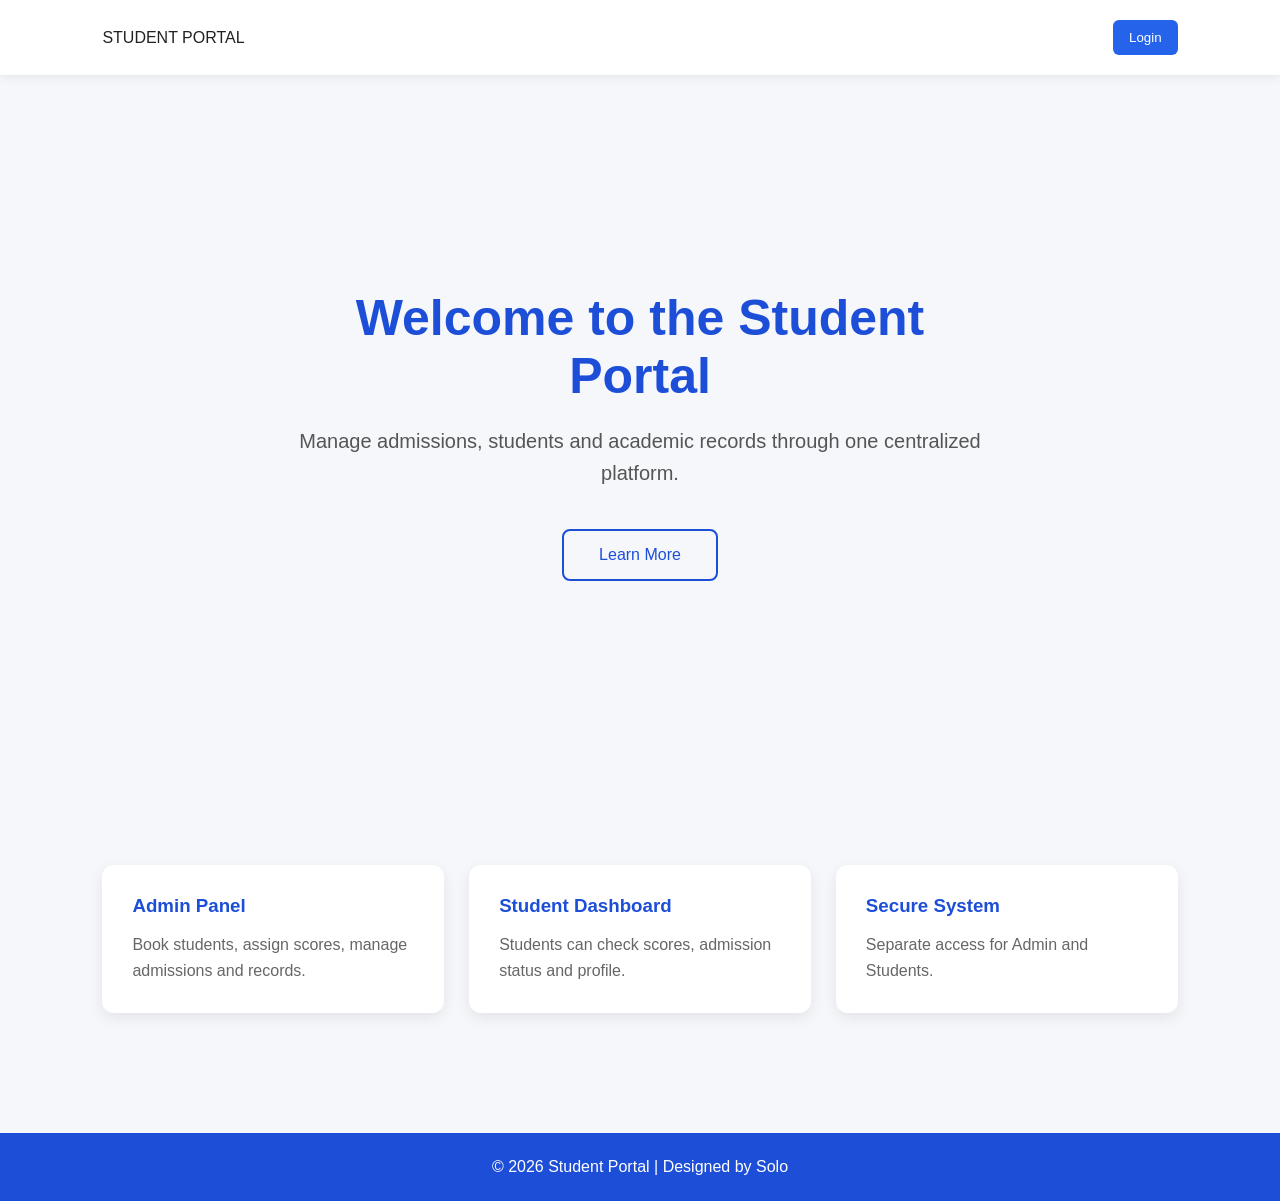
<file: index.html>
<!DOCTYPE html>
<html lang="en">
<head>
    <meta charset="UTF-8">
    <meta name="viewport" content="width=device-width, initial-scale=1.0">
    <title>Student Portal</title>
    <link rel="stylesheet" href="style.css">
</head>
<body>

    <!-- NAVIGATION -->

    <nav>

        <div class="logo">
            STUDENT PORTAL
        </div>

  
        <div class="dropdown">
  <button id="dropdownBtn" class="dropdown-btn">Login</button>
  <div id="dropdownMenu" class="dropdown-menu">
    <a href="admin-login.html">Admin</a>
    <a href="student-login.html">Student</a>
  </div>
</div>


    </nav>

    <!-- HERO -->

    <section class="hero">

        <div class="hero-content">

            <h1>
                Welcome to the Student Portal
            </h1>

            <p>
                Manage admissions, students and academic records
                through one centralized platform.
            </p>

            <div class="buttons">

                <a href="#" class="secondary">
                    Learn More
                </a>

            </div>

        </div>

    </section>

    <!-- FEATURES -->

    <section class="features">

        <div class="card">

            <h3>Admin Panel</h3>

            <p>
                Book students, assign scores,
                manage admissions and records.
            </p>

        </div>

        <div class="card">

            <h3>Student Dashboard</h3>

            <p>
                Students can check scores,
                admission status and profile.
            </p>

        </div>

        <div class="card">

            <h3>Secure System</h3>

            <p>
                Separate access for Admin
                and Students.
            </p>

        </div>

    </section>

    <!-- FOOTER -->

    <footer>

        © 2026 Student Portal | Designed by Solo

    </footer>
<script src="script.js"></script>
</body>
</html>
</file>
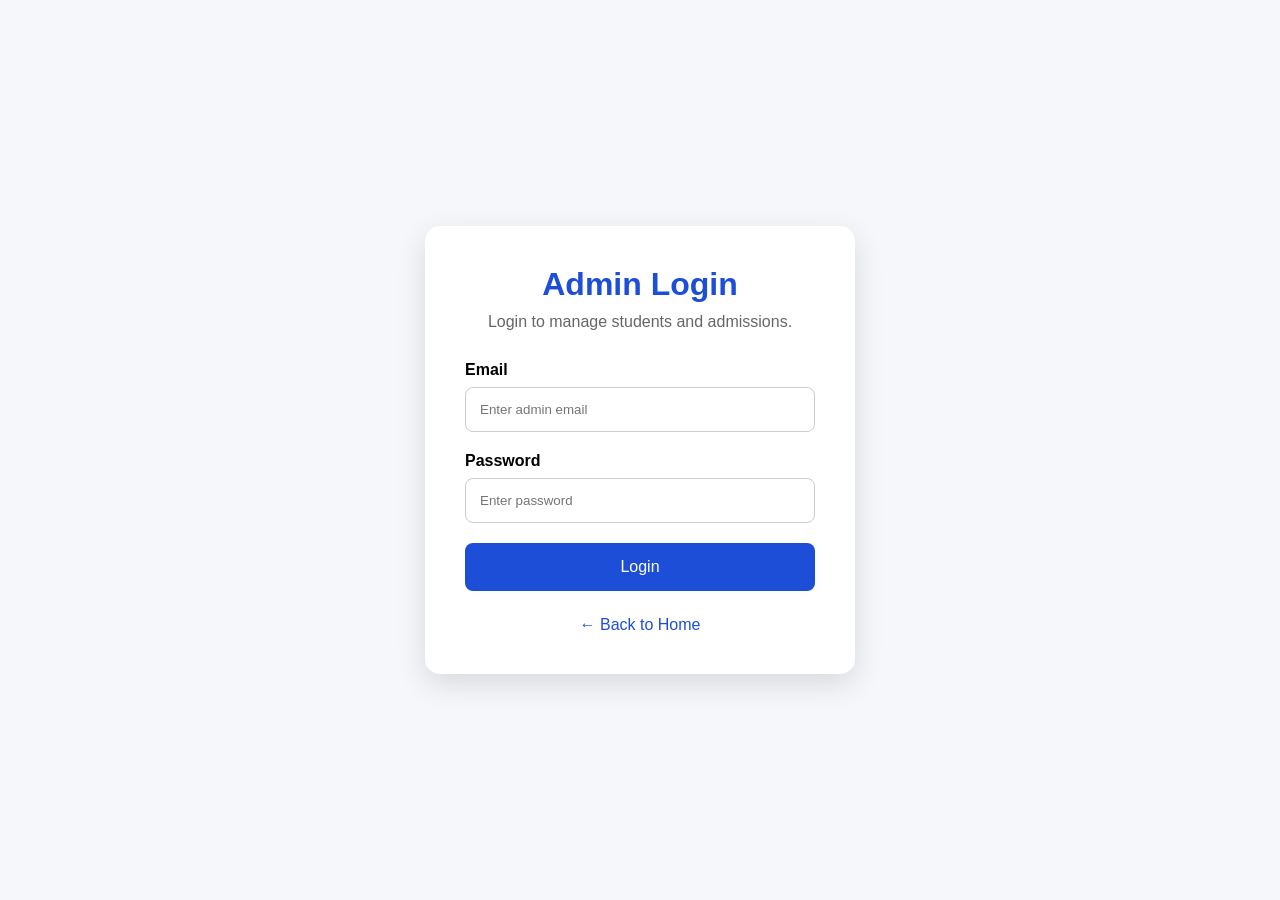
<file: admin-login.html>
<!DOCTYPE html>
<html lang="en">
<head>
    <meta charset="UTF-8">
    <meta name="viewport" content="width=device-width, initial-scale=1.0">
    <title>Admin Login</title>

    <link rel="stylesheet" href="login.css">
</head>
<body>

<div class="container">

    <div class="login-card">

        <h1>Admin Login</h1>

        <p>
            Login to manage students and admissions.
        </p>

        <form>

            <label>Email</label>

            <input
            type="email"
            placeholder="Enter admin email"
            id="email">

            <label>Password</label>

            <input
            type="password"
            placeholder="Enter password"
            id="password">

            <button id="loginbtn" >

                Login

            </button>

        </form>

        <a href="index.html" class="back">

            ← Back to Home

        </a>

    </div>

</div>

<script src="login.js"></script>
</body>
</html>
</file>
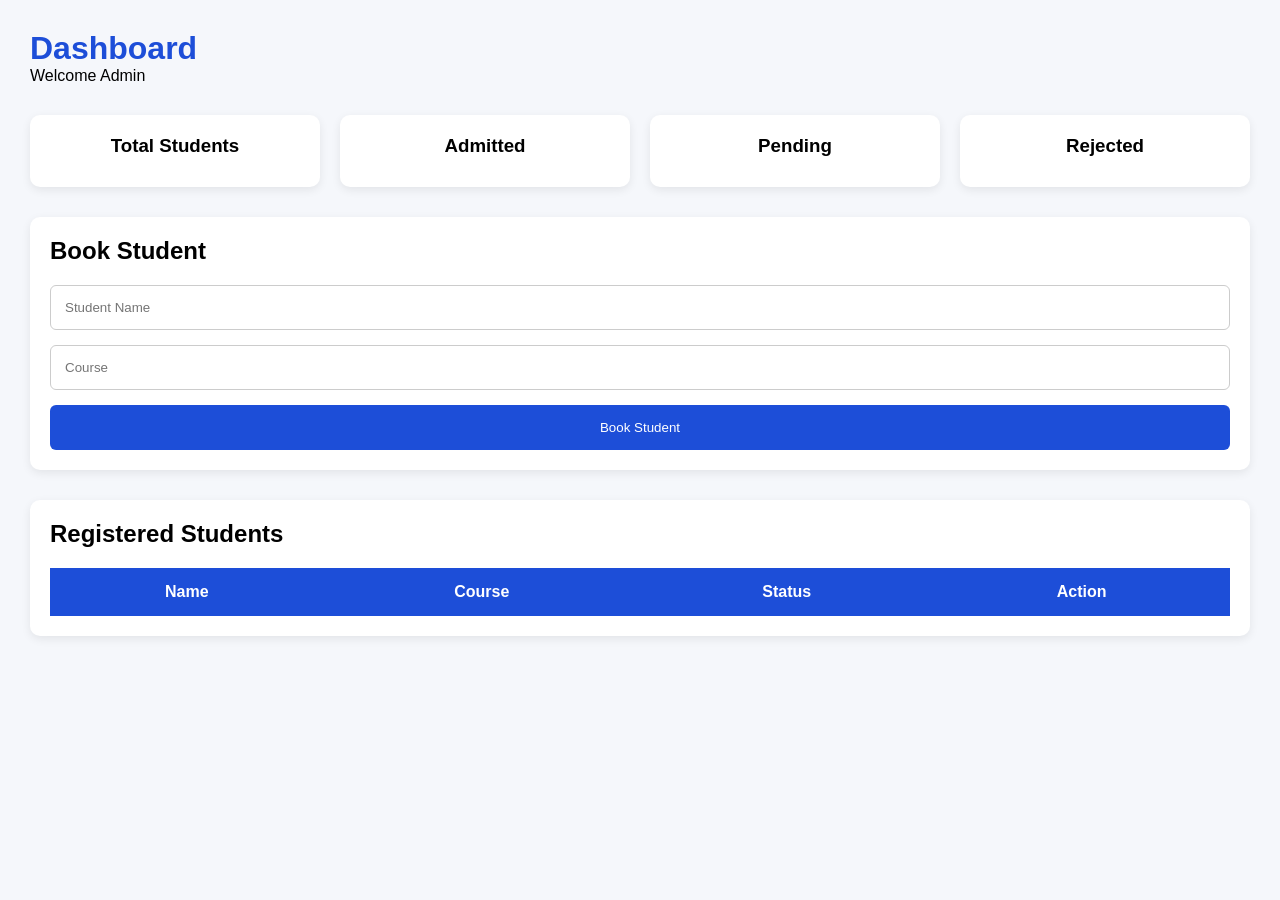
<file: admin.html>
<!DOCTYPE html>
<html lang="en">
<head>
    <meta charset="UTF-8">
    <meta name="viewport" content="width=device-width, initial-scale=1.0">
    <title>Admin Dashboard</title>

    <link rel="stylesheet" href="admin.css">
</head>
<body>

    <!-- MAIN -->

    <main class="main">

        <header>

            <h1>Dashboard</h1>

            <p>Welcome Admin</p>

        </header>

        <!-- STATISTICS -->

        <section class="stats">

            <div class="box">

                <h3>Total Students</h3>

                <span id="totalStudents"></span>

            </div>

            <div class="box">

                <h3>Admitted</h3>

                <span id="admitted"></span>

            </div>

            <div class="box">

                <h3>Pending</h3>

                <span id="pending"></span>

            </div>

            <div class="box">

                <h3>Rejected</h3>

                <span id="rejected"></span>

            </div>

        </section>

        <!-- BOOK STUDENT -->

        <section class="form">

            <h2>Book Student</h2>

            <input type="text" id="studentname"
            placeholder="Student Name">

            <input type="text" id="studentcourse"
            placeholder="Course">


            <button id="bookbtn">

                Book Student

            </button>

        </section>

        <!-- TABLE -->

        <section class="table">

            <h2>Registered Students</h2>

            <table>

                <thead>

                    <tr>

                        <th>Name</th>

                        <th>Course</th>

                        <th>Status</th>

                        <th>Action</th>

                    </tr>

                </thead>

                <tbody id="studenttable">


                </tbody>

            </table>

        </section>

    </main>

</div>

<script src="admin.js"></script>

</body>
</html>
</file>
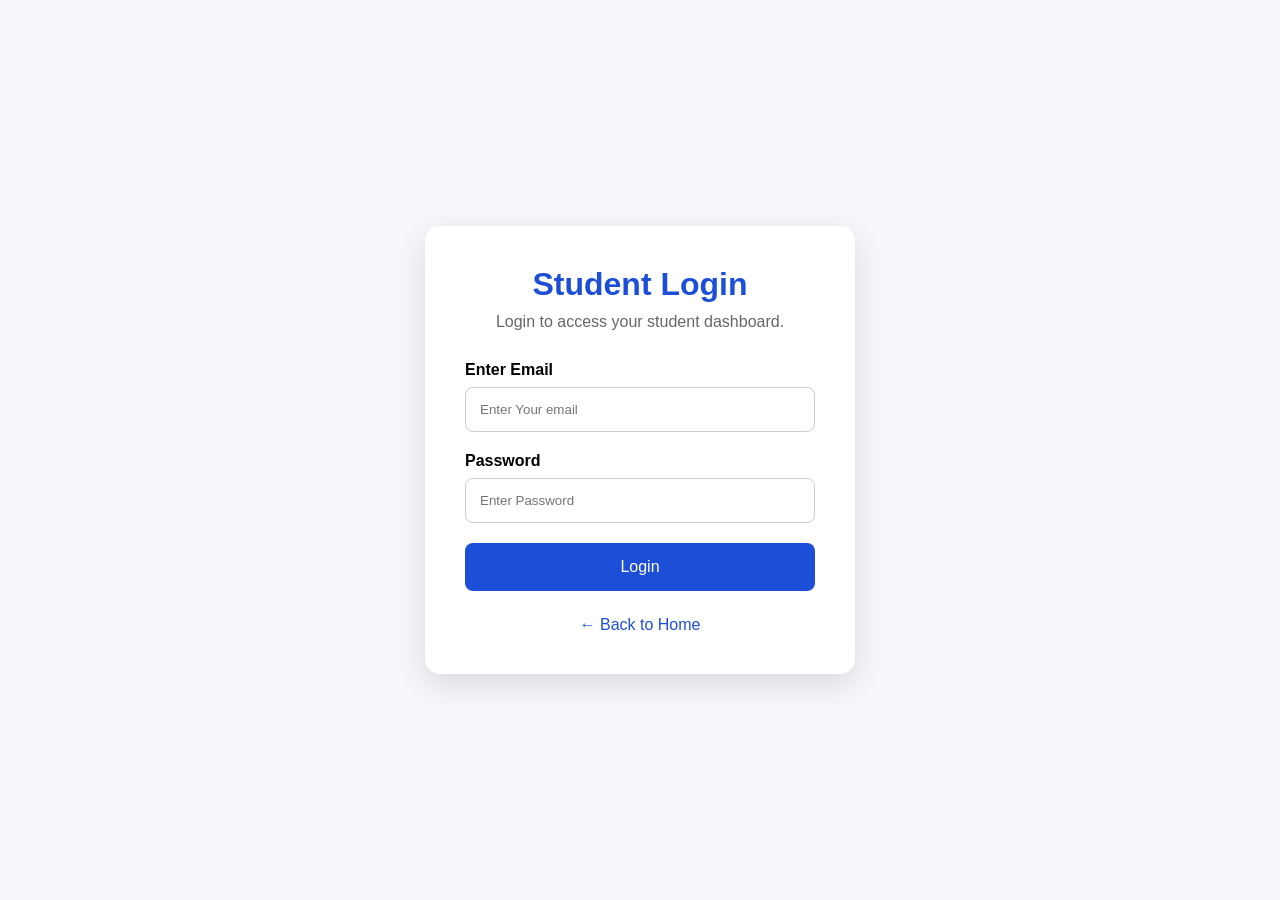
<file: student-login.html>
<!DOCTYPE html>
<html lang="en">
<head>
    <meta charset="UTF-8">
    <meta name="viewport" content="width=device-width, initial-scale=1.0">
    <title>Student Login</title>

    <link rel="stylesheet" href="login.css">
</head>
<body>

<div class="container">

    <div class="login-card">

        <h1>Student Login</h1>

        <p>
            Login to access your student dashboard.
        </p>

        <form>

            <label>Enter Email</label>

            <input
            type="email"
            placeholder="Enter Your email"
            id="email">

            <label>Password</label>

            <input
            type="password"
            placeholder="Enter Password"
            id="password">

            <button id="loginbtn">

                Login

            </button>

        </form>

        <a href="index.html" class="back">

            ← Back to Home

        </a>

    </div>

</div>
<script src="login.js"></script>
</body>
</html>
</file>
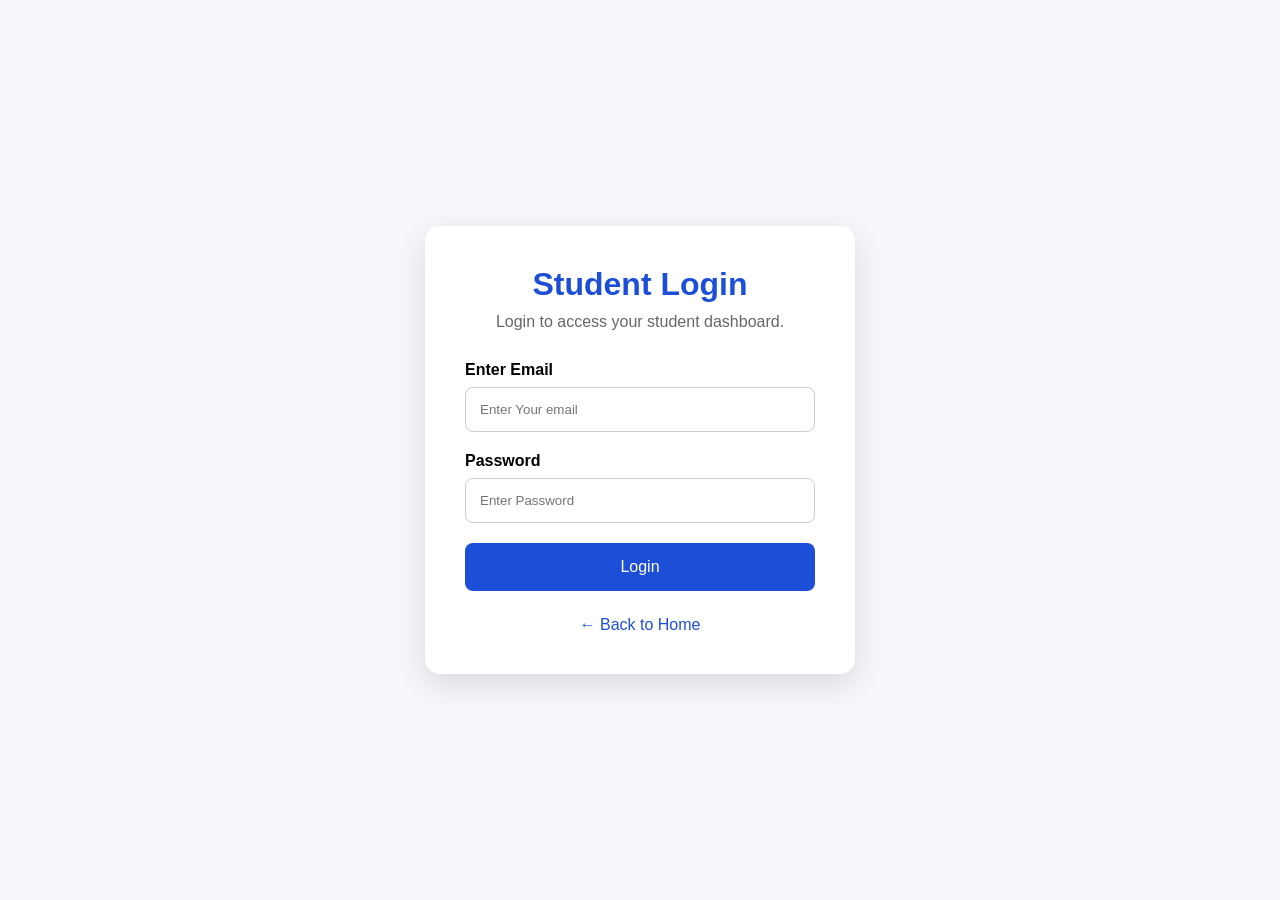
<file: student.html>
<!DOCTYPE html>
<html lang="en">
<head>
    <meta charset="UTF-8">
    <meta name="viewport" content="width=device-width, initial-scale=1.0">
    <title>Student Dashboard</title>

    <link rel="stylesheet" href="student.css">

</head>
<body>


    <!-- MAIN -->

    <main class="main">

        <header>

            <h1>Welcome, MK</h1>

            <p>Student Dashboard</p>

        </header>

        <!-- PROFILE -->

        <section class="profile">

            <div class="card">

                <h3>Name</h3>

                <p id="studentName">
                    MK
                </p>

            </div>



            <div class="card">

                <h3>Course</h3>

                <p id="course">
                    Computer Science
                </p>

            </div>

            <div class="card">

                <h3>Current Score</h3>

                <p id="score">
                    66.14
                </p>

            </div>

            <div class="card">

                <h3>Admission Status</h3>

                <p id="status">

                    Pending

                </p>

            </div>

        </section>

    </main>

</div>

<script src="student.js"></script>

</body>
</html>
</file>
<file: style.css>
*{
    margin:0;
    padding:0;
    box-sizing:border-box;
}

body{

    font-family:Arial, Helvetica, sans-serif;

    background:#f5f7fb;

    color:#222;
}

/* NAVBAR */

nav{

    display:flex;

    justify-content:space-between;

    align-items:center;

    padding:20px 8%;

    background:white;

    box-shadow:0 2px 10px rgba(0,0,0,.08);

    position:sticky;

    top:0;
}



/* HERO */

.hero{

    min-height:80vh;

    display:flex;

    justify-content:center;

    align-items:center;

    text-align:center;

    padding:40px;
}

.hero-content{

    max-width:700px;
}

.hero h1{

    font-size:50px;

    color:#1d4ed8;

    margin-bottom:20px;
}

.hero p{

    font-size:20px;

    color:#555;

    margin-bottom:40px;

    line-height:1.6;
}

.buttons{

    display:flex;

    justify-content:center;

    gap:20px;

    flex-wrap:wrap;
}

.primary,
.secondary{

    text-decoration:none;

    padding:15px 35px;

    border-radius:8px;

    transition:.3s;
}

.primary{

    background:#1d4ed8;

    color:white;
}

.primary:hover{

    background:#2563eb;
}

.secondary{

    border:2px solid #1d4ed8;

    color:#1d4ed8;
}

.secondary:hover{

    background:#1d4ed8;

    color:white;
}

/* FEATURES */

.features{

    display:grid;

    grid-template-columns:repeat(auto-fit,minmax(250px,1fr));

    gap:25px;

    padding:70px 8%;
}

.card{

    background:white;

    padding:30px;

    border-radius:12px;

    box-shadow:0 5px 15px rgba(0,0,0,.08);

    transition:.3s;
}

.card:hover{

    transform:translateY(-10px);
}

.card h3{

    color:#1d4ed8;

    margin-bottom:15px;
}

.card p{

    color:#666;

    line-height:1.6;
}

/* FOOTER */

footer{

    text-align:center;

    padding:25px;

    background:#1d4ed8;

    color:white;

    margin-top:50px;
}

/* RESPONSIVE */

@media(max-width:768px){

.hero h1{

    font-size:38px;
}

.hero p{

    font-size:18px;
}

nav{

    padding:20px;
}

}

  .dropdown {
    position: relative;
    display: inline-block;
  }

  .dropdown-btn {
    padding: 10px 16px;
    background-color: #2563eb;
    color: white;
    border: none;
    border-radius: 6px;
    cursor: pointer;
  }

  .dropdown-menu {
    display: none;
    position: absolute;
    top: 100%;
    left: 0;
    margin-top: 4px;
    background-color: white;
    min-width: 160px;
    box-shadow: 0px 4px 12px rgba(0, 0, 0, 0.15);
    border-radius: 6px;
    z-index: 10;
  }

  .dropdown-menu.show {
    display: block;
  }

  .dropdown-menu a {
    color: #333;
    padding: 10px 16px;
    text-decoration: none;
    display: block;
  }

  .dropdown-menu a:hover {
    background-color: #f3f4f6;
  }
</file>
<file: login.css>
*{

    margin:0;
    padding:0;
    box-sizing:border-box;

}

body{

    font-family:Arial, Helvetica, sans-serif;

    background:#f5f7fb;

    display:flex;

    justify-content:center;

    align-items:center;

    min-height:100vh;

}

.container{

    width:100%;

    display:flex;

    justify-content:center;

    align-items:center;

    padding:20px;

}

.login-card{

    width:100%;

    max-width:430px;

    background:white;

    padding:40px;

    border-radius:15px;

    box-shadow:0 10px 30px rgba(0,0,0,.12);

}

.login-card h1{

    color:#1d4ed8;

    text-align:center;

    margin-bottom:10px;

}

.login-card p{

    text-align:center;

    color:#666;

    margin-bottom:30px;

}

label{

    display:block;

    margin-bottom:8px;

    font-weight:bold;

}

input{

    width:100%;

    padding:14px;

    border:1px solid #ccc;

    border-radius:8px;

    margin-bottom:20px;

    outline:none;

    transition:.3s;

}

input:focus{

    border-color:#1d4ed8;

}

button{

    width:100%;

    padding:15px;

    border:none;

    border-radius:8px;

    background:#1d4ed8;

    color:white;

    font-size:16px;

    cursor:pointer;

    transition:.3s;

}

button:hover{

    background:#2563eb;

}

.back{

    display:block;

    margin-top:25px;

    text-align:center;

    text-decoration:none;

    color:#1d4ed8;

}

.back:hover{

    text-decoration:underline;

}

@media(max-width:500px){

.login-card{

    padding:30px 25px;

}

}
</file>
<file: admin.css>
*{
    margin:0;
    padding:0;
    box-sizing:border-box;
}

body{

    font-family:Arial, Helvetica, sans-serif;

    background:#f5f7fb;
}

.dashboard{

    display:flex;

    min-height:100vh;
}

/* SIDEBAR */

.sidebar{

    width:240px;

    background:#1d4ed8;

    color:white;

    padding:30px;
}

.sidebar h2{

    text-align:center;

    margin-bottom:40px;
}

.sidebar ul{

    list-style:none;
}

.sidebar li{

    margin:20px 0;
}

.sidebar a{

    color:white;

    text-decoration:none;

    display:block;

    padding:10px;

    border-radius:6px;

    transition:.3s;
}

.sidebar a:hover{

    background:white;

    color:#1d4ed8;
}

/* MAIN */

.main{

    flex:1;

    padding:30px;
}

header{

    margin-bottom:30px;
}

header h1{

    color:#1d4ed8;
}

/* STATS */

.stats{

    display:grid;

    grid-template-columns:repeat(auto-fit,minmax(180px,1fr));

    gap:20px;

    margin-bottom:30px;
}

.box{

    background:white;

    padding:20px;

    border-radius:10px;

    text-align:center;

    box-shadow:0 3px 10px rgba(0,0,0,.08);
}

.box h3{

    margin-bottom:10px;
}

.box span{

    font-size:30px;

    color:#1d4ed8;

    font-weight:bold;
}

/* FORM */

.form{

    background:white;

    padding:20px;

    border-radius:10px;

    margin-bottom:30px;

    box-shadow:0 3px 10px rgba(0,0,0,.08);
}

.form h2{

    margin-bottom:20px;
}

.form input{

    width:100%;

    padding:14px;

    margin-bottom:15px;

    border:1px solid #ccc;

    border-radius:6px;
}

.form button{

    width:100%;

    padding:15px;

    border:none;

    background:#1d4ed8;

    color:white;

    border-radius:6px;

    cursor:pointer;
}

.form button:hover{

    background:#2563eb;
}

/* TABLE */

.table{

    background:white;

    padding:20px;

    border-radius:10px;

    box-shadow:0 3px 10px rgba(0,0,0,.08);

    overflow-x:auto;
}

.table h2{

    margin-bottom:20px;
}

table{

    width:100%;

    border-collapse:collapse;
}

th{

    background:#1d4ed8;

    color:white;

    padding:15px;
}

td{

    padding:15px;

    text-align:center;

    border-bottom:1px solid #ddd;
}

td button{

    padding:8px 14px;

    margin:3px;

    border:none;

    border-radius:5px;

    cursor:pointer;

    background:#1d4ed8;

    color:white;
}



td button:last-child{

    background:red;
}

td button:hover{

    opacity:8;
}

/* RESPONSIVE */

@media(max-width:900px){

.dashboard{

    flex-direction:column;
}

.sidebar{

    width:100%;
}

}

.pending{

background:orange;

color:white;

padding:5px 10px;

border-radius:20px;

}

.rejected{

background:red;

color:white;

padding:5px 10px;

border-radius:20px;

}
</file>
<file: student.css>
*{

    margin:0;
    padding:0;
    box-sizing:border-box;

}

body{

    font-family:Arial, Helvetica, sans-serif;

    background:#f5f7fb;

}

.dashboard{

    display:flex;

    min-height:100vh;

}

/* SIDEBAR */

.sidebar{

    width:240px;

    background:#1d4ed8;

    color:white;

    padding:30px;

}

.sidebar h2{

    text-align:center;

    margin-bottom:40px;

}

.sidebar ul{

    list-style:none;

}

.sidebar li{

    margin:20px 0;

}

.sidebar a{

    color:white;

    text-decoration:none;

    display:block;

    padding:10px;

    border-radius:6px;

    transition:.3s;

}

.sidebar a:hover{

    background:white;

    color:#1d4ed8;

}

/* MAIN */

.main{

    flex:1;

    padding:30px;

}

header{

    margin-bottom:30px;

}

header h1{

    color:#1d4ed8;

}

header p{

    color:#666;

}

/* PROFILE */

.profile{

    display:grid;

    grid-template-columns:repeat(auto-fit,minmax(220px,1fr));

    gap:20px;

}

.card{

    background:white;

    padding:25px;

    border-radius:12px;

    text-align:center;

    box-shadow:0 3px 10px rgba(0,0,0,.08);

    transition:.3s;

}

.card:hover{

    transform:translateY(-8px);

}

.card h3{

    color:#1d4ed8;

    margin-bottom:15px;

}

.card p{

    font-size:20px;

    font-weight:bold;

    color:#444;

}

@media(max-width:900px){

.dashboard{

    flex-direction:column;

}

.sidebar{

    width:100%;

}

}
</file>
